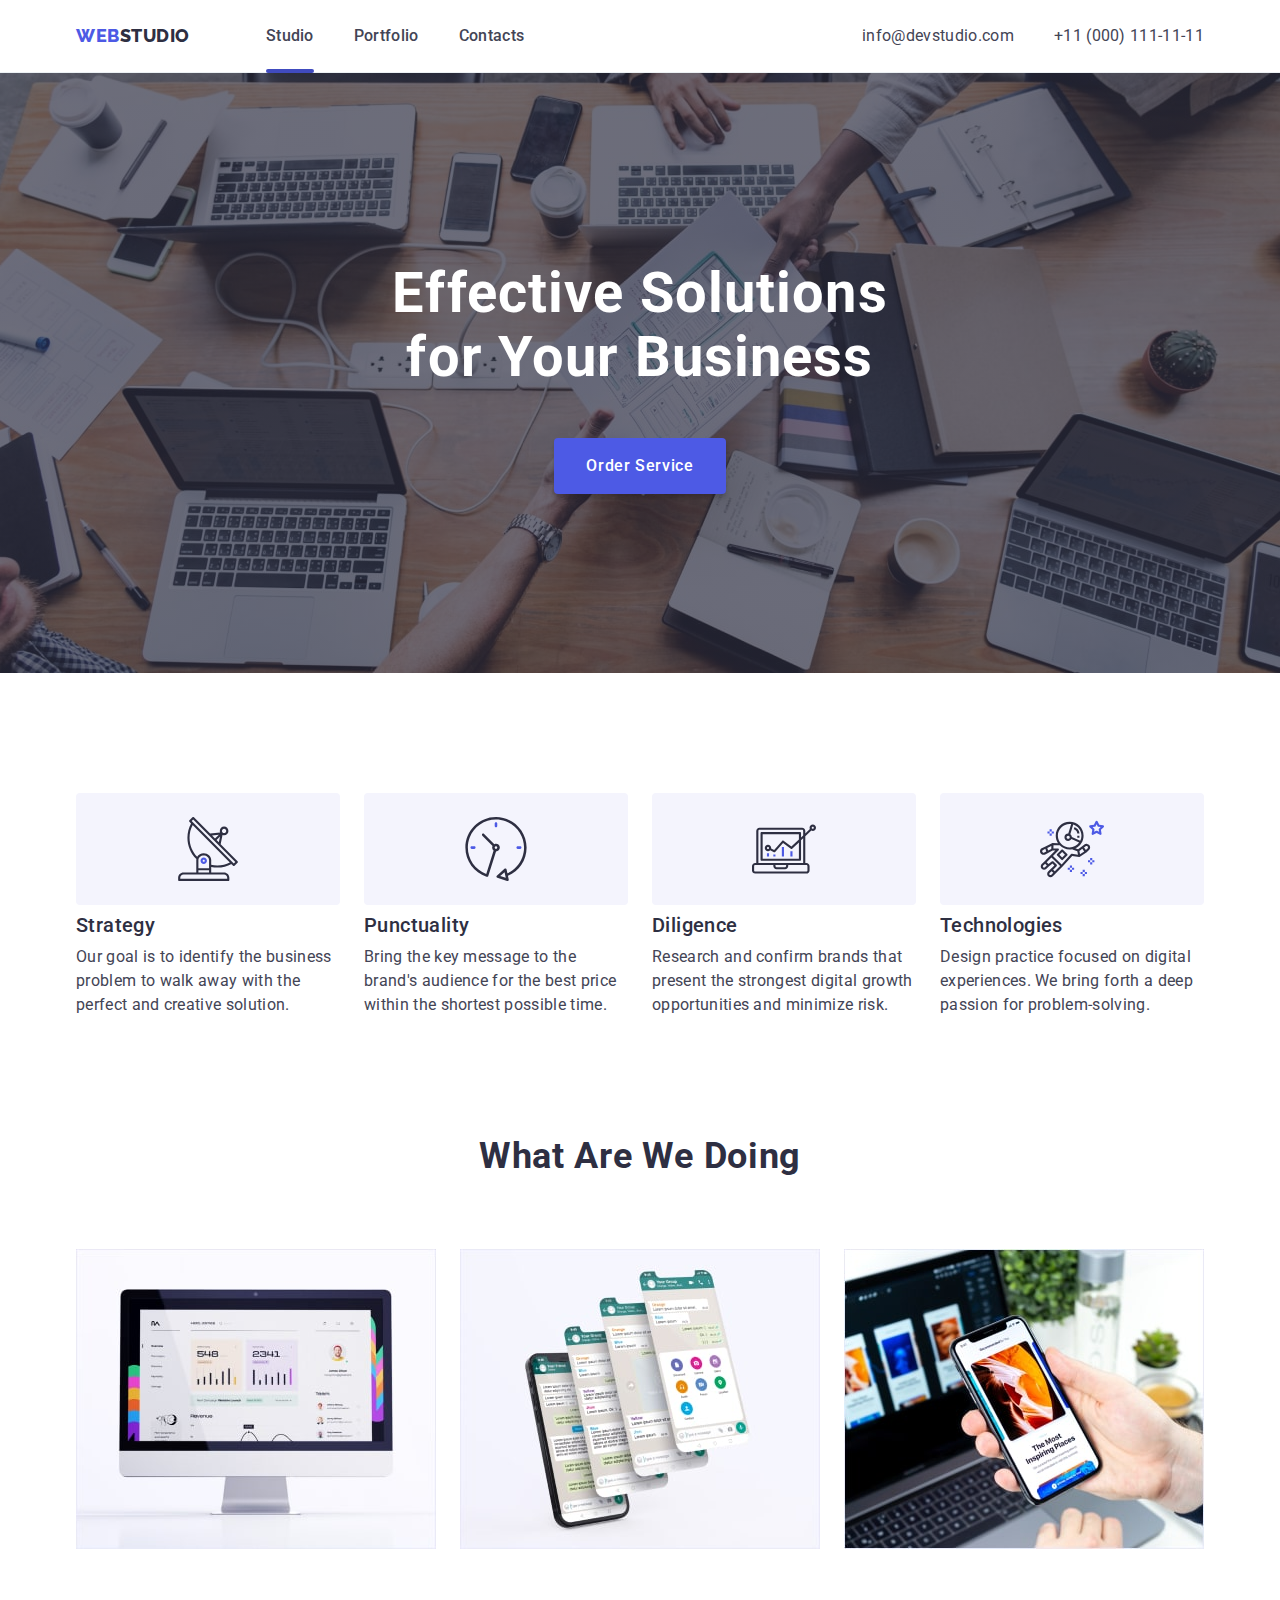
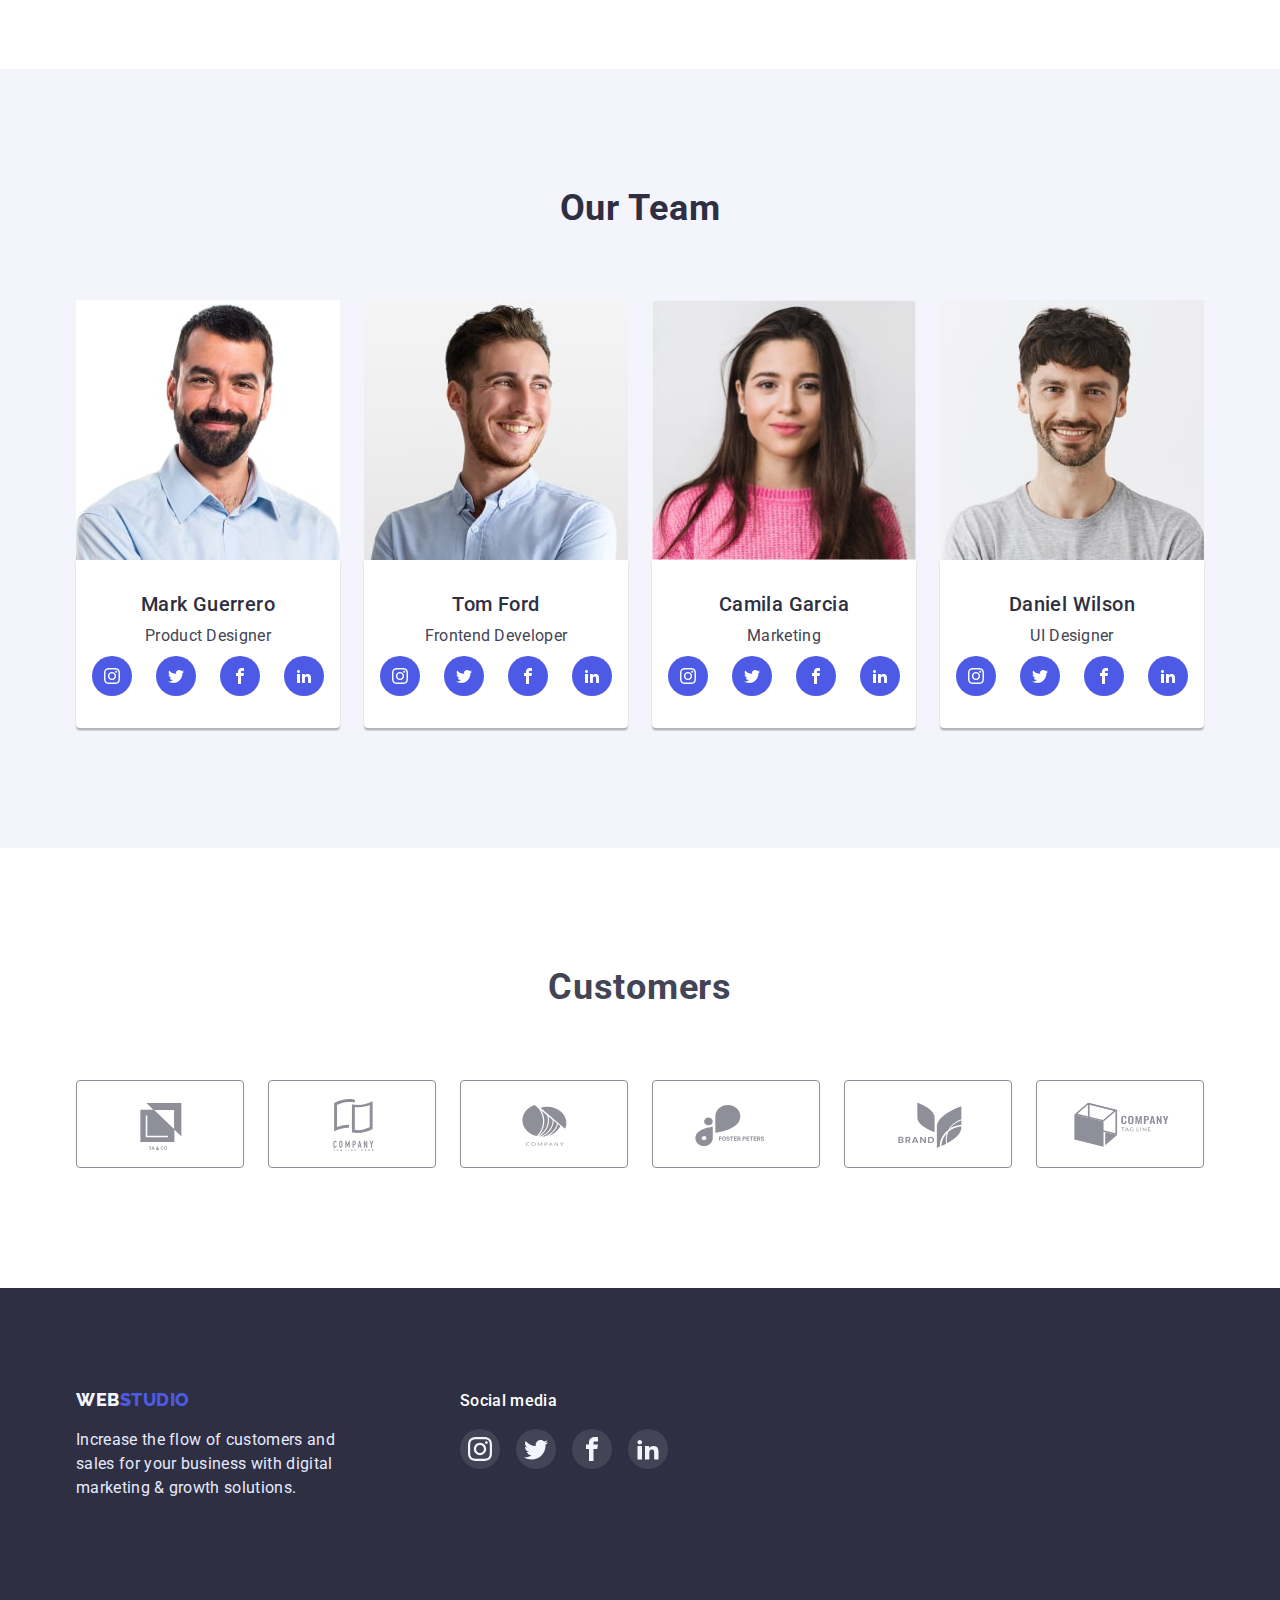
<file: index.html>
<!DOCTYPE html>
<html lang="en">
  <head>
    <meta charset="UTF-8" />
    <meta http-equiv="X-UA-Compatible" content="IE=edge" />
    <meta name="viewport" content="width=device-width, initial-scale=1.0" />
    <title>Document</title>
    <link
      rel="stylesheet"
      href="https://cdnjs.cloudflare.com/ajax/libs/modern-normalize/1.1.0/modern-normalize.css"
      integrity="sha512-Y0MM+V6ymRKN2zStTqzQ227DWhhp4Mzdo6gnlRnuaNCbc+YN/ZH0sBCLTM4M0oSy9c9VKiCvd4Jk44aCLrNS5Q=="
      crossorigin="anonymous"
      referrerpolicy="no-referrer"
    />
    <link rel="preconnect" href="https://fonts.googleapis.com" />
    <link rel="preconnect" href="https://fonts.gstatic.com" crossorigin />
    <link
      href="https://fonts.googleapis.com/css2?family=Raleway:wght@800&family=Roboto:wght@400;500;700;900&display=swap"
      rel="stylesheet"
    />
    <link rel="stylesheet" href="./css/styles.css" />
  </head>
  <body>
    <header class="page-header">
      <div class="container main-nav">
        <nav class="page-nav">
          <a href="./index.html" class="logo link"
            >Web<span class="logo-2">Studio</span></a
          >
          <ul class="menu list">
            <li class="menu-item">
              <a class="menu-link link active" href="./index.html">Studio</a>
            </li>
            <li class="menu-item">
              <a class="menu-link link" href="./portfolio.html">Portfolio</a>
            </li>
            <li class="menu-item">
              <a class="menu-link link" href="">Contacts</a>
            </li>
          </ul>
        </nav>
        <address class="address">
          <ul class="menu list">
            <li class="adress-nav">
              <a class="mail link" href="mailto:info@devstudio.com"
                >info@devstudio.com</a
              >
            </li>
            <li>
              <a class="contact-phone-number link" href="tel:+110001111111"
                >+11 (000) 111-11-11</a
              >
            </li>
          </ul>
        </address>
      </div>
    </header>
    <!--main-->
    <main>
      <!--hero-->
      <section class="hero">
        <div class="container">
          <h1 class="main-title">Effective Solutions for Your Business</h1>
          <button class="modal-button" type="button" data-modal-open>Order Service</button>
          <div class="backdrop is-hidden" data-modal>
          <div class="modal">
            <button type="button" class="modal-close-btn" data-modal-close>
              <svg class="modal-close-btn-icon" width="8" height="8">
                <use href="./images/vector2.svg#icon-vector2"></use>
              </svg>
            </button>
          </div>
        </div>
      </div>
      </section>

      <!--Section 1-->
      <section class="about">
        <div class="container">
          <h2 class="visually-hidden">Adantages</h2>
          <ul class="about-list list">
            <li class="about-item">
              <div class="section1-div">
                <svg class="section-1-icon">
                  <use href="./images/symbol-section1.svg#icon-group-1"></use>
                </svg>
              </div>
              <h3 class="about-title">Strategy</h3>
              <p class="about-subtitle">
                Our goal is to identify the business problem to walk away with
                the perfect and creative solution.
              </p>
            </li>
            <li class="about-item">
              <div class="section1-div">
                <svg class="section-1-icon">
                  <use href="./images/symbol-section1.svg#icon-clock-2"></use>
                </svg>
              </div>
              <h3 class="about-title">Punctuality</h3>
              <p class="about-subtitle">
                Bring the key message to the brand's audience for the best price
                within the shortest possible time.
              </p>
            </li>
            <li class="about-item">
              <div class="section1-div">
                <svg class="section-1-icon">
                  <use href="./images/symbol-section1.svg#icon-diagram-3"></use>
                </svg>
              </div>
              <h3 class="about-title">Diligence</h3>
              <p class="about-subtitle">
                Research and confirm brands that present the strongest digital
                growth opportunities and minimize risk.
              </p>
            </li>
            <li class="about-item">
              <div class="section1-div">
                <svg class="section-1-icon">
                  <use href="./images/symbol-section1.svg#icon-astronaut-4"></use>
                </svg>
              </div>
              <h3 class="about-title">Technologies</h3>
              <p class="about-subtitle">
                Design practice focused on digital experiences. We bring forth a
                deep passion for problem-solving.
              </p>
            </li>
          </ul>
        </div>
      </section>
      <!--Section 2-->
      <section class="section-2">
        <div class="container">
          <h2 class="section-title">What are we doing</h2>
          <ul class="cards list">
            <li>
              <img
                class=""
                src="./images/Hug-min.jpg"
                width="360"
                height="300"
                alt="sistes on pc"
              />
            </li>
            <li>
              <img
                class=""
                src="./images/Hug2-min.jpg"
                width="360"
                height="300"
                alt="mobile applications"
              />
            </li>
            <li>
              <img
                class=""
                src="./images/Hug3-min.jpg"
                width="360"
                height="300"
                alt="sistes on mobile"
              />
            </li>
          </ul>
        </div>
      </section>
      <!--Team-->
      <section class="team">
        <div class="container">
          <h2 class="team-title">Our Team</h2>
          <ul class="team-list list">
            <li class="team-item">
              <img
                src="./images/img1-min.jpg"
                alt="employee"
                width="264"
                height="260"
              />
              <div class="team-description">
                <h3 class="team-item-title">Mark Guerrero</h3>
                <p class="team-item-text">Product Designer</p>
                <ul class="social-list list">
                  <li class="social-item">
                    <a href="" class="team-social-link link">
                      <svg class="team-social-icon" width="16" height="16">
                        <use
                          href="./images/symbol-defs.svg#icon-instagram"
                        ></use>
                      </svg>
                    </a>
                  </li>
                  <li class="social-item">
                    <a href="" class="team-social-link link">
                      <svg class="team-social-icon" width="16" height="16">
                        <use href="./images/symbol-defs.svg#icon-twitter"></use>
                      </svg>
                    </a>
                  </li>
                  <li class="social-item">
                    <a href="" class="team-social-link link">
                      <svg class="team-social-icon" width="16" height="16">
                        <use
                          href="./images/symbol-defs.svg#icon-facebook"
                        ></use>
                      </svg>
                    </a>
                  </li>
                  <li class="social-item">
                    <a href="" class="team-social-link link">
                      <svg class="team-social-icon" width="16" height="16">
                        <use
                          href="./images/symbol-defs.svg#icon-linkedin"
                        ></use>
                      </svg>
                    </a>
                  </li>
                </ul>
              </div>
            </li>
            <li class="team-item">
              <img
                src="./images/img2-min.jpg"
                alt="employee"
                width="264"
                height="260"
              />
              <div class="team-description">
                <h3 class="team-item-title">Tom Ford</h3>
                <p class="team-item-text">Frontend Developer</p>
                <ul class="social-list list">
                  <li class="social-item">
                    <a href="" class="team-social-link link">
                      <svg class="team-social-icon" width="16" height="16">
                        <use
                          href="./images/symbol-defs.svg#icon-instagram"
                        ></use>
                      </svg>
                    </a>
                  </li>
                  <li class="social-item">
                    <a href="" class="team-social-link link">
                      <svg class="team-social-icon" width="16" height="16">
                        <use href="./images/symbol-defs.svg#icon-twitter"></use>
                      </svg>
                    </a>
                  </li>
                  <li class="social-item">
                    <a href="" class="team-social-link link">
                      <svg class="team-social-icon" width="16" height="16">
                        <use
                          href="./images/symbol-defs.svg#icon-facebook"
                        ></use>
                      </svg>
                    </a>
                  </li>
                  <li class="social-item">
                    <a href="" class="team-social-link link">
                      <svg class="team-social-icon" width="16" height="16">
                        <use
                          href="./images/symbol-defs.svg#icon-linkedin"
                        ></use>
                      </svg>
                    </a>
                  </li>
                </ul>
              </div>
            </li>
            <li class="team-item">
              <img
                src="./images/img3-min.jpg"
                alt="employee"
                width="264"
                height="260"
              />
              <div class="team-description">
                <h3 class="team-item-title">Camila Garcia</h3>
                <p class="team-item-text">Marketing</p>
                <ul class="social-list list">
                  <li class="social-item">
                    <a href="" class="team-social-link link">
                      <svg class="team-social-icon" width="16" height="16">
                        <use
                          href="./images/symbol-defs.svg#icon-instagram"
                        ></use>
                      </svg>
                    </a>
                  </li>
                  <li class="social-item">
                    <a href="" class="team-social-link link">
                      <svg class="team-social-icon" width="16" height="16">
                        <use href="./images/symbol-defs.svg#icon-twitter"></use>
                      </svg>
                    </a>
                  </li>
                  <li class="social-item">
                    <a href="" class="team-social-link link">
                      <svg class="team-social-icon" width="16" height="16">
                        <use
                          href="./images/symbol-defs.svg#icon-facebook"
                        ></use>
                      </svg>
                    </a>
                  </li>
                  <li class="social-item">
                    <a href="" class="team-social-link link">
                      <svg class="team-social-icon" width="16" height="16">
                        <use
                          href="./images/symbol-defs.svg#icon-linkedin"
                        ></use>
                      </svg>
                    </a>
                  </li>
                </ul>
              </div>
            </li>
            <li class="team-item">
              <img
                src="./images/img4-min.jpg"
                alt="employee"
                width="264"
                height="260"
              />
              <div class="team-description">
                <h3 class="team-item-title">Daniel Wilson</h3>
                <p class="team-item-text">UI Designer</p>
                <ul class="social-list list">
                  <li class="social-item">
                    <a href="" class="team-social-link link">
                      <svg class="team-social-icon" width="16" height="16">
                        <use
                          href="./images/symbol-defs.svg#icon-instagram"
                        ></use>
                      </svg>
                    </a>
                  </li>
                  <li class="social-item">
                    <a href="" class="team-social-link link">
                      <svg class="team-social-icon" width="16" height="16">
                        <use href="./images/symbol-defs.svg#icon-twitter"></use>
                      </svg>
                    </a>
                  </li>
                  <li class="social-item">
                    <a href="" class="team-social-link link">
                      <svg class="team-social-icon" width="16" height="16">
                        <use
                          href="./images/symbol-defs.svg#icon-facebook"
                        ></use>
                      </svg>
                    </a>
                  </li>
                  <li class="social-item">
                    <a href="" class="team-social-link link">
                      <svg class="team-social-icon" width="16" height="16">
                        <use
                          href="./images/symbol-defs.svg#icon-linkedin"
                        ></use>
                      </svg>
                    </a>
                  </li>
                </ul>
              </div>
            </li>
          </ul>
        </div>
      </section>
    </main>
    <!--Section customers-->
    <section class="customers">
      <div class="container">
        <h2 class="customers-title">Customers</h2>
      <ul class="customers-list list">
        <li class="customers-item">
          <a href="" class="customers-link link">
            <svg class="customers-icon" width="104" height="56">
              <use href="./images/customers.svg#icon-logo-1-2"></use>
            </svg>
          </a>
        </li>
        <li class="customers-item">
          <a href="" class="customers-link link">
            <svg class="customers-icon" width="104" height="56">
              <use href="./images/customers.svg#icon-logo-2-2"></use>
            </svg>
          </a>
        </li>
        <li class="customers-item">
          <a href="" class="customers-link link">
            <svg class="customers-icon" width="104" height="56">
              <use href="./images/customers.svg#icon-logo-3-2"></use>
            </svg>
          </a>
        </li>
        <li class="customers-item">
          <a href="" class="customers-link link">
            <svg class="customers-icon" width="104" height="56">
              <use href="./images/customers.svg#icon-logo-4-2"></use>
            </svg>
          </a>
        </li>
        <li class="customers-item">
          <a href="" class="customers-link link">
            <svg class="customers-icon" width="104" height="56">
              <use href="./images/customers.svg#icon-logo-5-2"></use>
            </svg>
          </a>
        </li>
        <li class="customers-item">
          <a href="" class="customers-link link">
            <svg class="customers-icon" width="104" height="56">
              <use href="./images/customers.svg#icon-logo-6-2"></use>
            </svg>
          </a>
        </li>
      </ul>
      </div>
    </section>

    <footer class="footer">
      <div class="footer-primery container">
        <div class="logo-text">
        <a href="./index.html" class="logo2 link"
          >Web<span class="logo-footer">Studio</span></a
        >
        <p class="footer-text">
          Increase the flow of customers and sales for your business with
          digital marketing & growth solutions.
        </p>
      </div>
        <div class="footer-social">
          <p class="footer-social-text">Social media</p>
          <ul class="footer-list list">
            <li class="footer-list-item">
              <a href="" class="footer-list-link">
                <svg class="footer-list-icon" width="24" height="24">
                  <use href="./images/symbol-defs.svg#icon-instagram"></use>
                </svg>
              </a>
            </li>
            <li class="footer-list-item">
              <a href="" class="footer-list-link">
                <svg class="footer-list-icon" width="24" height="24">
                  <use href="./images/symbol-defs.svg#icon-twitter"></use>
                </svg>
              </a>
            </li>
            <li class="footer-list-item">
              <a href="" class="footer-list-link">
                <svg class="footer-list-icon" width="24" height="24">
                  <use href="./images/symbol-defs.svg#icon-facebook"></use>
                </svg>
              </a>
            </li>
            <li class="footer-list-item">
              <a href="" class="footer-list-link">
                <svg class="footer-list-icon" width="24" height="24">
                  <use href="./images/symbol-defs.svg#icon-linkedin"></use>
                </svg>
              </a>
            </li>
          </ul>
        </ul>
        </div>
      </div>
    </footer>
    <script src="./js/modal.js"></script>
  </body>
</html>
</file>
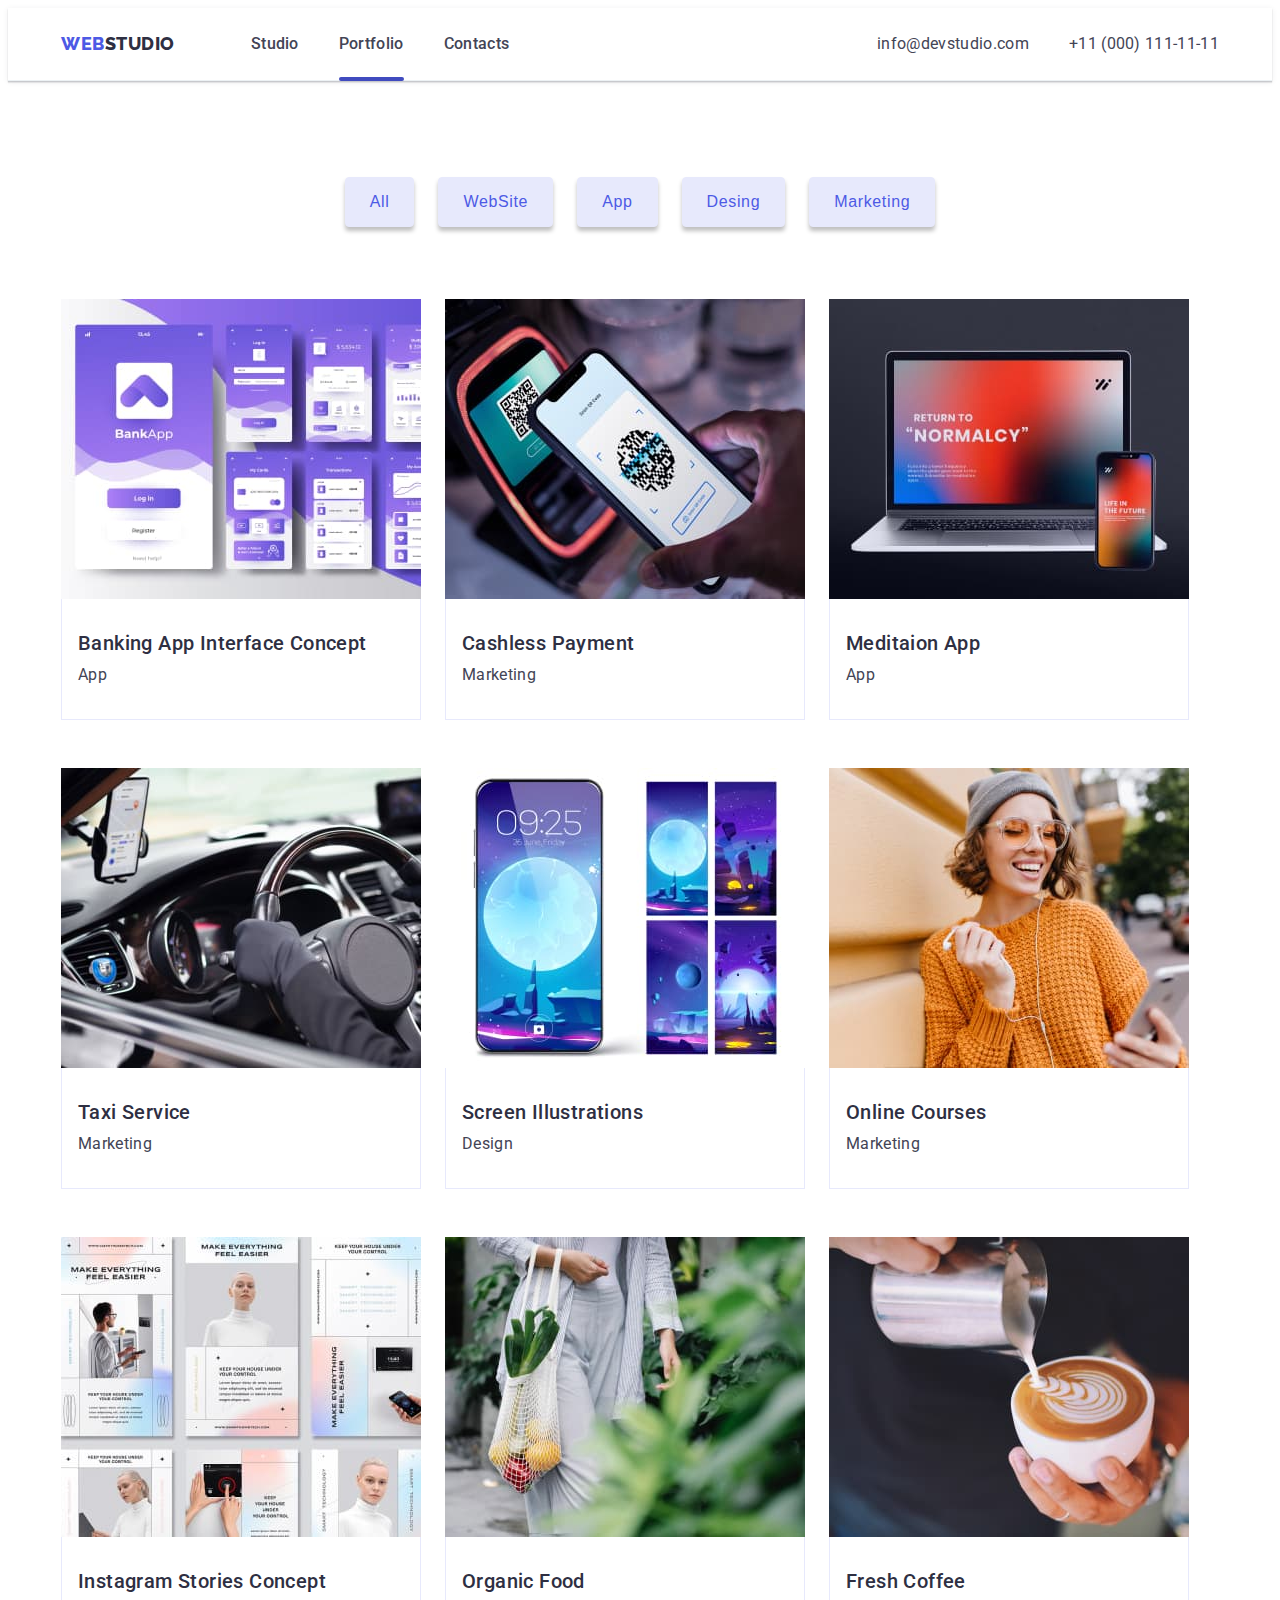
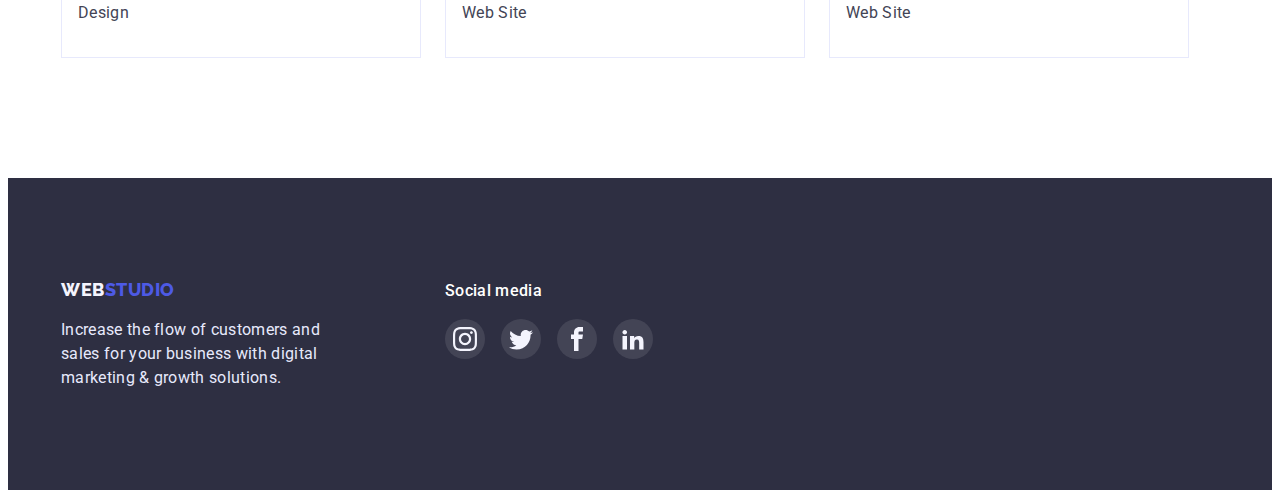
<file: portfolio.html>
<!DOCTYPE html>
<html lang="en">
  <head>
    <meta charset="UTF-8" />
    <meta http-equiv="X-UA-Compatible" content="IE=edge" />
    <meta name="viewport" content="width=device-width, initial-scale=1.0" />
    <title>Portfolio</title>
    <link rel="stylesheet" href="https://cdnjs.cloudflare.com/ajax/libs/modern-normalize/1.1.0/modern-normalize.min.css" integrity="sha512-wpPYUAdjBVSE4KJnH1VR1HeZfpl1ub8YT/NKx4PuQ5NmX2tKuGu6U/JRp5y+Y8XG2tV+wKQpNHVUX03MfMFn9Q==" crossorigin="anonymous" referrerpolicy="no-referrer" />
    <link rel="preconnect" href="https://fonts.googleapis.com"> 
    <link rel="preconnect" href="https://fonts.gstatic.com" crossorigin> 
    <link href="https://fonts.googleapis.com/css2?family=Raleway:wght@800&family=Roboto:wght@400;500;700;900&display=swap" rel="stylesheet">
    <link rel="stylesheet" href="./css/styles.css" />
  </head>
  <body>
    <header class="page-header">
      <div class="container main-nav">
        <nav class="page-nav">
          <a href="./index.html" class="logo link"
            >Web<span class="logo-2">Studio</span></a
          >
          <ul class="menu list">
            <li class="menu-item">
              <a class="menu-link link" href="./index.html">Studio</a>
            </li>
            <li class="menu-item">
              <a class="menu-link link active" href="./portfolio.html">Portfolio</a>
            </li>
            <li class="menu-item">
              <a class="menu-link link" href="">Contacts</a>
            </li>
          </ul>
        </nav>
        <address class="address">
          <ul class="menu list">
            <li class="adress-nav">
              <a class="mail link" href="mailto:info@devstudio.com"
                >info@devstudio.com</a
              >
            </li>
            <li>
              <a class="contact-phone-number link" href="tel:+110001111111"
                >+11 (000) 111-11-11</a
              >
            </li>
          </ul>
        </address>
      </div>
    </header>
    <!--Main-->
    <main>
      <!--filters-->
      <section class="navigation">
        <div class="container">
        <h1 class="visually-hidden">Sait Navigetion</h1>
        <ul class="hero-buttons list">
          <li class="button-portfolio-list"><button class="modal-btn" type="button">All</button></li>
          <li class="button-portfolio-list"><button class="modal-btn" type="button">WebSite</button></li>
          <li class="button-portfolio-list"><button class="modal-btn" type="button">App</button></li>
          <li class="button-portfolio-list"><button class="modal-btn" type="button">Desing</button></li>
          <li class="button-portfolio-list"><button class="modal-btn" type="button">Marketing</button></li>
        </ul>
        <h2 hidden>Row</h2>
        <ul class="about-row list">
          
          <!--card 1-->
          <li class="row-item">
                <a href="#" class="site-nav">
                  <div class="cards-overlay">
                  <img src="./images/row1-1.jpg" alt="Bankapp" width="360" height="300"></img>
                <p class="overlay-desc">14 Stylish and User-Friendly App Design Concepts · Task Manager App · Calorie Tracker App · Exotic Fruit Ecommerce App · Cloud Storage App</p>
                </div>
                <div class="portfolio-text">
                  <h3 class="row-item-title">Banking App Interface Concept</h3>
                    <p class="row-item-text">App</p>
                  </div>
                </a>
            </li>
            <li class="row-item">
                <a href="#" class="site-nav">
                  <div class="cards-overlay">
                  <img class="portfolio-img" src="./images/row1-2.jpg" alt="Cashless Payment" width="360" height="300"></img>
                <p class="overlay-desc">14 Stylish and User-Friendly App Design Concepts · Task Manager App · Calorie Tracker App · Exotic Fruit Ecommerce App · Cloud Storage App</p>
                </div>
                  <div class="portfolio-text">
                  <h3 class="row-item-title">Cashless Payment</h3>
                    <p class="row-item-text">Marketing</p>
                  </div>
                </a>
            </li>
            <li class="row-item">
                <a href="#" class="site-nav"> 
                  <div class="cards-overlay">
                  <img class="portfolio-img" src="./images/row1-3.jpg" alt="Meditaion App" width="360" height="300"></img>
                <p class="overlay-desc">14 Stylish and User-Friendly App Design Concepts · Task Manager App · Calorie Tracker App · Exotic Fruit Ecommerce App · Cloud Storage App</p>
                </div>
                  <div class="portfolio-text">
                  <h3 class="row-item-title">Meditaion App</h3>
                    <p class="row-item-text">App</p>
                  </div>
                </a>
            </li>
            <li class="row-item">
                <a href="#" class="site-nav"> 
                  <div class="cards-overlay">
                  <img class="portfolio-img" src="./images/row2-1.jpg" alt="Taxi Service" width="360" height="300"></img>
                <p class="overlay-desc">14 Stylish and User-Friendly App Design Concepts · Task Manager App · Calorie Tracker App · Exotic Fruit Ecommerce App · Cloud Storage App</p>
                </div>
                  <div class="portfolio-text">
                  <h3 class="row-item-title">Taxi Service</h3>
                    <p class="row-item-text">Marketing</p>
                  </div>
                </a>
            </li>
            <li class="row-item">
                <a href="#" class="site-nav">
                  <div class="cards-overlay">
                  <img class="portfolio-img" src="./images/row2-2.jpg" alt="Screen Illustrations" width="360" height="300"></img>
                <p class="overlay-desc">14 Stylish and User-Friendly App Design Concepts · Task Manager App · Calorie Tracker App · Exotic Fruit Ecommerce App · Cloud Storage App</p>
                </div>
                  <div class="portfolio-text">
                  <h3 class="row-item-title">Screen Illustrations</h3>
                    <p class="row-item-text">Design</p>
                  </div>
                  </a>
            </li>
            <li class="row-item">
                <a href="#" class="site-nav"> 
                  <div class="cards-overlay">
                  <img class="portfolio-img" src="./images/row2-3.jpg" alt="Online Courses" width="360" height="300"></img>
                <p class="overlay-desc">14 Stylish and User-Friendly App Design Concepts · Task Manager App · Calorie Tracker App · Exotic Fruit Ecommerce App · Cloud Storage App</p>
                </div>
                  <div class="portfolio-text">
                  <h3 class="row-item-title">Online Courses</h3>
                    <p class="row-item-text">Marketing</p>
                  </div>
                </a>
            </li>
            <li class="row-item">
                <a href="#" class="site-nav"> 
                  <div class="cards-overlay">
                  <img class="portfolio-img" src="./images/row3-1.jpg" alt="Instagram Stories Concept" width="360" height="300"></img>
                <p class="overlay-desc">14 Stylish and User-Friendly App Design Concepts · Task Manager App · Calorie Tracker App · Exotic Fruit Ecommerce App · Cloud Storage App</p>
                </div>
                  <div class="portfolio-text">
                  <h3 class="row-item-title">Instagram Stories Concept</h3>
                    <p class="row-item-text">Design</p>
                  </div>
                </a>
            </li>
            <li class="row-item">
                <a href="#" class="site-nav"> 
                  <div class="cards-overlay">
                  <img class="portfolio-img" src="./images/row3-2.jpg" alt="Organic Food" width="360" height="300"></img>
                <p class="overlay-desc">14 Stylish and User-Friendly App Design Concepts · Task Manager App · Calorie Tracker App · Exotic Fruit Ecommerce App · Cloud Storage App</p>
                </div>
                  <div class="portfolio-text">
                  <h3 class="row-item-title">Organic Food</h3>
                    <p class="row-item-text">Web Site</p>
                  </div>
                </a>
            </li>
            <li class="row-item">
                <a href="#" class="site-nav"> 
                  <div class="cards-overlay">
                  <img class="portfolio-img" src="./images/img-3-3.jpg" alt="Fresh Coffee" width="360" height="300"></img>
                <p class="overlay-desc">14 Stylish and User-Friendly App Design Concepts · Task Manager App · Calorie Tracker App · Exotic Fruit Ecommerce App · Cloud Storage App</p>
                </div>
                   <div class="portfolio-text">
                  <h3 class="row-item-title">Fresh Coffee</h3>
                    <p class="row-item-text">Web Site</p>
                  </div>
                </a>
            </li>
        </ul>
      </div>
      </section>
    </main>
    <footer class="footer">
      <div class="footer-primery container">
        <div class="logo-text">
        <a href="./index.html" class="logo2 link"
          >Web<span class="logo-footer">Studio</span></a
        >
        <p class="footer-text">
          Increase the flow of customers and sales for your business with
          digital marketing & growth solutions.
        </p>
      </div>
        <div class="footer-social">
          <p class="footer-social-text">Social media</p>
          <ul class="footer-list list">
            <li class="footer-list-item">
              <a href="" class="footer-list-link">
                <svg class="footer-list-icon" width="24" height="24">
                  <use href="./images/symbol-defs.svg#icon-instagram"></use>
                </svg>
              </a>
            </li>
            <li class="footer-list-item">
              <a href="" class="footer-list-link">
                <svg class="footer-list-icon" width="24" height="24">
                  <use href="./images/symbol-defs.svg#icon-twitter"></use>
                </svg>
              </a>
            </li>
            <li class="footer-list-item">
              <a href="" class="footer-list-link">
                <svg class="footer-list-icon" width="24" height="24">
                  <use href="./images/symbol-defs.svg#icon-facebook"></use>
                </svg>
              </a>
            </li>
            <li class="footer-list-item">
              <a href="" class="footer-list-link">
                <svg class="footer-list-icon" width="24" height="24">
                  <use href="./images/symbol-defs.svg#icon-linkedin"></use>
                </svg>
              </a>
            </li>
          </ul>
        </ul>
        </div>
      </div>
    </footer>
  </body>
</html>
</file>
<file: css/styles.css>
/* body style */
body {
  font-family: "Roboto", sans-serif;
  letter-spacing: 0.02em;
  color: var(--color-of-pharaghraps);
}
:root {
  --blue-text-color: #2e2f42;
  --iris-text-color: #4d5ae5;
  --color-of-pharaghraps: #434455;
  --color-button-white: #ffffff;
  --color-ocean-button: #404bbf;
  --color-cloud-logo: #f4f4fd;
  --color-cornflower-footer: #e7e9fc;
  --color-border: #ecf1f4;
  --color-customers: #8e8f99;
  --color-icon-footer: #31d0aa;
  --color-modal-bg: #fcfcfc;
}

h1,
h2,
h3,
h4,
h5,
h6,
p {
  margin: 0%;
}
ul {
  margin: 0%;
  padding: 0%;
}
img {
  display: block;
}
.container {
  width: 1158px;
  margin: 0 auto;
  padding-left: 15px;
  padding-right: 15px;
}
/* decoration */
.list {
  list-style: none;
  padding: 0%;
  margin: 0%;
}
.link {
  text-decoration: none;
}
/* header */
.page-header {
  border-bottom: 1px solid var(--color-border);
  box-shadow: 0px 2px 1px rgba(46, 47, 66, 0.08),
    0px 1px 1px rgba(46, 47, 66, 0.16), 0px 1px 6px rgba(46, 47, 66, 0.08);
}
.page-nav {
  display: flex;
  align-items: center;
}
.logo {
  font-family: "Raleway", sans-serif;
  font-weight: 800;
  font-size: 18px;
  line-height: 1.33;
  letter-spacing: 0.03em;
  text-transform: uppercase;
  color: var(--iris-text-color);
  margin-right: 76px;
  transition: color 250ms cubic-bezier(0.4, 0, 0.2, 1);
}

.logo-2 {
  color: var(--blue-text-color);
  transition: color 250ms cubic-bezier(0.4, 0, 0.2, 1);
}
.menu {
  display: flex;
  gap: 40px;
}

.menu-link {
  display: inline-block;
  padding: 24px 0;
  position: relative;
  font-weight: 500;
  font-size: 16px;
  line-height: 1.5;
  letter-spacing: 0.02em;
  transition: color 250ms cubic-bezier(0.4, 0, 0.2, 1);
}

.menu-item .menu-link {
  color: var(--color-of-pharaghraps);
  transition: transform 250ms cubic-bezier(0.4, 0, 0.2, 1);
}
.menu-item .menu-link:focus,
.menu-item .menu-link:hover {
  color: var(--color-ocean-button);
}
.active {
}
.active::after {
  position: absolute;
  content: "";
  width: 100%;
  height: 4px;
  background-color: var(--color-ocean-button);
  left: 0%;
  bottom: -1px;
  border-radius: 2px;
}
.address {
  margin-left: auto;
}
.adress-nav {
  gap: 40px;
  transition: color 250ms cubic-bezier(0.4, 0, 0.2, 1);
}
.main-nav {
  display: flex;
  align-items: center;
}

.mail {
  font-style: normal;
  font-size: 16px;
  line-height: 1.5;
  letter-spacing: 0.02em;
}
.list .mail {
  color: var(--color-of-pharaghraps);
}
.list .mail:hover,
.list .mail:focus {
  color: var(--iris-text-color);
}

.contact-phone-number {
  font-style: normal;
  font-weight: 400;
  font-size: 16px;
  line-height: 1.5;
  letter-spacing: 0.02em;
}
.contact-phone-number {
  color: var(--color-of-pharaghraps);
}
.list .contact-phone-number:hover,
.list .contact-phone-number:focus {
  color: var(--iris-text-color);
}
/* header */

/* Hero */
.hero {
  background: var(--blue-text-color);
  text-align: center;
  padding-top: 188px;
  padding-bottom: 188px;
  background-image: linear-gradient(
      rgba(46, 47, 66, 0.7),
      rgba(46, 47, 66, 0.7)
    ),
    url(../images/people-office\ 1-min.jpg);
  background-repeat: no-repeat;
  background-position: center;
  background-size: cover;
  max-width: 1440px;
  height: 600px;
  margin: 0% auto;
  background-size: cover;
}

.main-title {
  font-weight: 700;
  font-size: 56px;
  width: 496px;
  letter-spacing: 0.02em;
  color: var(--color-button-white);
  margin-left: auto;
  margin-right: auto;
  margin-bottom: 48px;
}
.modal-button {
  font-weight: 500;
  font-size: 16px;
  line-height: 1.5;
  display: block;
  margin: 0 auto;
  letter-spacing: 0.04em;
  align-items: center;

  color: var(--color-button-white);
  background-color: var(--iris-text-color);
  cursor: pointer;
  box-shadow: 0px 4px 4px rgba(0, 0, 0, 0.15);

  border-radius: 4px;
  padding: 16px 32px;
  border: transparent;
  transition: background-color 250ms cubic-bezier(0.4, 0, 0.2, 1);
}
.hero .modal-button:hover,
.hero .modal-button:focus {
  background-color: var(--color-ocean-button);
  box-shadow: 0px 4px 4px rgba(0, 0, 0, 0.15);
}
/* Filters */
.navigation {
  background: none;
  padding-top: 96px;
  padding-bottom: 120px;
}
.modal-btn {
  font-weight: 500;
  font-size: 16px;
  color: var(--iris-text-color);
  line-height: 1.5;
  letter-spacing: 0.04em;
  cursor: pointer;
  display: flex;

  background: var(--color-cornflower-footer);
  border: 1px solid var(--color-button-white);
  box-shadow: 0px 4px 4px rgba(0, 0, 0, 0.25);
  border-color: var(--color-cornflower-footer);
  border-radius: 4px;
  padding: 12px 24px;
  transition: color background border-color box-shadow 250ms
    cubic-bezier(0.4, 0, 0.2, 1);
}
.hero-buttons {
  display: flex;
  justify-content: center;
  gap: 24px;
  margin-bottom: 72px;
  transition: color 250ms cubic-bezier(0.4, 0, 0.2, 1);
}

.navigation .modal-btn:hover,
.navigation .modal-btn:focus {
  background-color: var(--color-ocean-button);
  color: var(--color-button-white);
  border: 1px solid var(--color-ocean-button);
  box-shadow: 0px 3px 1px rgba(0, 0, 0, 0.1), 0px 2px 1px rgba(0, 0, 0, 0.08),
    0px 2px 2px rgba(0, 0, 0, 0.12);
}
.backdrop {
  position: fixed;
  left: 0;
  top: 0;
  width: 100%;
  height: 100%;
  background-color: rgba(46, 47, 66, 0.4);
  opacity: 1;
  transition: opacity 250ms cubic-bezier(0.4, 0, 0.2, 1);
}
.backdrop.is-hidden {
  opacity: 0;
  pointer-events: none;
  pointer-events: none;
}
.backdrop.is-hidden .modal {
  transform: translate(-50%, -50%) scale(0.9);
}
.modal {
  position: absolute;
  top: 50%;
  left: 50%;
  width: 408px;
  height: 576px;
  background: var(--color-modal-bg);
  border-radius: 4px;
  box-shadow: 0px 1px 1px rgba(0, 0, 0, 0.14), 0px 1px 3px rgba(0, 0, 0, 0.12),
    0px 2px 1px rgba(0, 0, 0, 0.2);
  transform: translate(-50%, -50%) scale(1);
  transition: transform 250ms cubic-bezier(0.4, 0, 0.2, 1);
}
.modal-close-btn {
  position: absolute;
  top: 24px;
  right: 24px;
  display: flex;
  justify-content: center;
  align-items: center;
  width: 24px;
  height: 24px;
  border-radius: 50%;
  background-color: var(--color-cornflower-footer);
  border: 1px solid rgba(0, 0, 0, 0.1);
  padding: 0;
  cursor: pointer;
  transition: transform 250ms cubic-bezier(0.4, 0, 0.2, 1);
}
.modal-close-btn:hover,
.modal-close-btn:focus {
  background-color: var(--color-ocean-button);
}

/* Hero */

/* section 1 about */
.visually-hidden {
  position: absolute;
  clip: rect(0 0 0 0);
  width: 1px;
  height: 1px;
  margin: 1px;
}
.about {
  padding: 120px 0;
}
.about-list {
  display: flex;
}
.about-item {
  margin-right: 24px;
}
.about-list .about-item:last-child {
  margin-right: 0%;
}

.about-item {
  font-size: 16px;
  line-height: 1.5;
  letter-spacing: 0.02em;
  color: var(--color-of-pharaghraps);
}

.about-title {
  font-weight: 500;
  font-size: 20px;
  line-height: 1.2;
  letter-spacing: 0.02em;
  color: var(--blue-text-color);
  margin-bottom: 8px;
}

.about-subtitle {
  font-weight: 400;
  font-size: 16px;
  line-height: 1.5;
  letter-spacing: 0.02em;
  color: var(--color-of-pharaghraps);
}

.section1-div {
  width: 264px;
  height: 112px;
  display: flex;
  align-items: center;
  justify-content: center;
  background-color: var(--color-cloud-logo);
  margin-bottom: 8px;
  border-radius: 4px;
}
.section-1-icon {
  width: 64px;
  height: 64px;
}

/* section 1 about */

/* section 2 */
.section-2 {
  padding-bottom: 120px;
}
.section-title {
  font-weight: 700;
  font-size: 36px;
  line-height: 1.1;
  letter-spacing: 0.02em;
  text-transform: capitalize;
  color: var(--blue-text-color);
  margin-bottom: 72px;
  text-align: center;
}
.cards {
  display: flex;
  gap: 24px;
}

/* section 2 */

/* team */
.team {
  background: var(--color-cloud-logo);
  padding: 120px 0;
}
.team-title {
  font-weight: 700;
  font-size: 36px;
  line-height: 1.1;
  letter-spacing: 0.02em;
  text-transform: capitalize;
  color: var(--blue-text-color);
  text-align: center;
  margin-bottom: 72px;
}
.team-list {
  display: flex;
  gap: 24px;
  text-align: center;
}
.team-item {
  font-weight: 700;
  font-size: 36px;
  line-height: 0.9;
  letter-spacing: 0.02em;
  width: calc((100% - 72px) / 4);
}
.team-item-title {
  font-weight: 500;
  font-size: 20px;
  line-height: 1.2;
  letter-spacing: 0.02em;
  color: var(--blue-text-color);
  margin-bottom: 8px;
}
.team-description {
  background-color: var(--color-button-white);
  border-radius: 0px 0px 4px 4px;
  text-align: center;
  padding: 32px 16px;
  box-shadow: 0px 3px 1px rgba(0, 0, 0, 0.1), 0px 2px 1px rgba(0, 0, 0, 0.08),
    0px 2px 2px rgba(0, 0, 0, 0.12);
}
.team-description .team-item-text {
  margin-bottom: 8px;
}
.team-item-text {
  font-weight: 400;
  font-size: 16px;
  line-height: 1.5;
  letter-spacing: 0.02em;
  color: var(--color-of-pharaghraps);
  margin-bottom: 32px;
}

.social-list {
  display: flex;
  justify-content: center;
  gap: 24px;
}
.social-item {
  width: 40px;
  height: 40px;
}
.team-social-link {
  display: flex;
  justify-content: center;
  align-items: center;
  width: 100%;
  height: 100%;
  border-radius: 50%;
  background-color: var(--iris-text-color);
  color: var(--color-button-white);
  border-radius: 50%;
  transition: background-color 250ms cubic-bezier(0.4, 0, 0.2, 1);
}
.team-social-link:hover,
.team-social-link:focus {
  background-color: var(--color-ocean-button);
}
.team-social-icon {
  width: 16px;
  height: 16px;
  fill: currentColor;
}
/* team */

/* customers */
.customers {
  padding: 120px 0;
}
.customers-title {
  font-style: normal;
  font-weight: 700;
  font-size: 36px;
  line-height: 1.11;
  text-align: center;
  letter-spacing: 0.02em;
  text-transform: capitalize;
  margin-bottom: 72px;
}
.customers-list {
  flex-wrap: wrap;
  display: flex;
  gap: 24px;
}

.customers-item {
  flex-basis: calc((100% - 120px) / 6);
  height: 88px;
}
.customers-link {
  display: flex;
  justify-content: center;
  align-items: center;
  width: 100px;
  height: 100px;
  border: 1px solid var(--color-customers);
  color: var(--color-customers);
  border-radius: 4px;
  width: 168px;
  height: 88px;
  transition: color background border-color box-shadow 250ms
    cubic-bezier(0.4, 0, 0.2, 1);
}

.customers-icon {
  width: 104px;
  height: 56px;
}
.customers-link:hover,
.customers-link:focus {
  color: var(--color-ocean-button);
  border-color: var(--color-ocean-button);
}
.customers-icon {
  fill: currentColor;
}
/* customers */

/* navigation */

/* footer */
.footer {
  background: var(--blue-text-color);
}
.footer-primery {
  display: flex;
  align-items: baseline;
}
.logo2 {
  font-family: "Raleway", sans-serif;
  font-weight: 800;
  font-size: 18px;
  line-height: 1.33;
  letter-spacing: 0.03em;
  text-transform: uppercase;
  color: var(--color-cloud-logo);
}
.logo-footer {
  font-weight: 800;
  font-size: 18px;
  line-height: 1.12;
  letter-spacing: 0.03em;
  text-transform: uppercase;
  color: var(--iris-text-color);
}
.logo2 .logo-footer:hover,
.logo2 .logo-footer:focus {
  color: var(--iris-text-color);
}
.footer-social {
  margin-left: 120px;
}
.footer-text {
  font-size: 16px;
  line-height: 1.5;
  letter-spacing: 0.02em;
  color: var(--color-cornflower-footer);
  width: 264px;
  margin-top: 16px;
}
.footer {
  padding-top: 100px;
  padding-bottom: 100px;
}

/* footer */

/* row */

.portfolio-text {
  border: 1px solid var(--color-cornflower-footer);
  border-top: 0;
  padding-top: 32px;
  padding-bottom: 32px;
  padding-left: 16px;
  margin: 0 auto;
}
.about-row {
  list-style-type: none;
  padding-left: 0%;
  display: flex;
  flex-wrap: wrap;
  gap: 48px 24px;
}
.row-item {
  flex-basis: calc((100% - 48%) / 3);
}

.row-item-title {
  font-weight: 500;
  font-size: 20px;
  line-height: 1.2;
  letter-spacing: 0.02em;
  color: var(--blue-text-color);
  margin-top: 0 auto;
}
.row-item-text {
  font-weight: 400;
  font-size: 16px;
  line-height: 1.5;
  letter-spacing: 0.02em;
  color: var(--color-of-pharaghraps);
  margin-top: 8px;
}
.site-nav {
  text-decoration-line: none;
  display: block;
  transition: transform 250ms cubic-bezier(0.4, 0, 0.2, 1);
}
.site-nav:hover,
.site-nav:focus {
  box-shadow: 0px 3px 1px rgba(0, 0, 0, 0.1), 0px 2px 1px rgba(0, 0, 0, 0.08),
    0px 2px 2px rgba(0, 0, 0, 0.12);
}
.portfolio-img {
  display: block;
}

.cards-overlay {
  position: relative;
  overflow: hidden;
}
.overlay-desc {
  position: absolute;
  top: 0;
  left: 0;
  width: 100%;
  height: 100%;

  font-weight: 400;
  font-size: 16px;
  line-height: 1.5;
  letter-spacing: 0.02em;
  padding: 40px 32px 0;
  opacity: 0;
  color: var(--color-cloud-logo);
  background-color: rgba(77, 90, 229, 1);
  transform: translateY(100%);
  transition: transform 250ms cubic-bezier(0.4, 0, 0.2, 1),
    opacity 250ms cubic-bezier(0.4, 0, 0.2, 1);
}

.site-nav:is(:hover, :focus) .overlay-desc {
  transform: translateY(0);
  opacity: 1;
}

/* row */

.footer-social {
  margin-left: 120px;
}
.footer-social-text {
  font-family: "Roboto";
  font-weight: 500;
  font-size: 16px;
  line-height: 1.5;
  letter-spacing: 0.02em;
  color: var(--color-button-white);
  margin-bottom: 16px;
}

.footer-list {
  display: flex;
  gap: 16px;
}

.footer-list-item {
  width: 40px;
  height: 40px;
}
.footer-list-link {
  display: flex;
  justify-content: center;
  align-items: center;
  fill: var(--color-cloud-logo);
  width: 100%;
  height: 100%;
  background: rgb(255, 255, 255, 0.1);
  border-radius: 50%;
  transition: background-color 250ms cubic-bezier(0.4, 0, 0.2, 1);
}

.footer-list-link:hover,
.footer-list-link:focus {
  background-color: var(--color-icon-footer);
}
.footer-list-icon {
  width: 24px;
  height: 24px;
}
</file>
